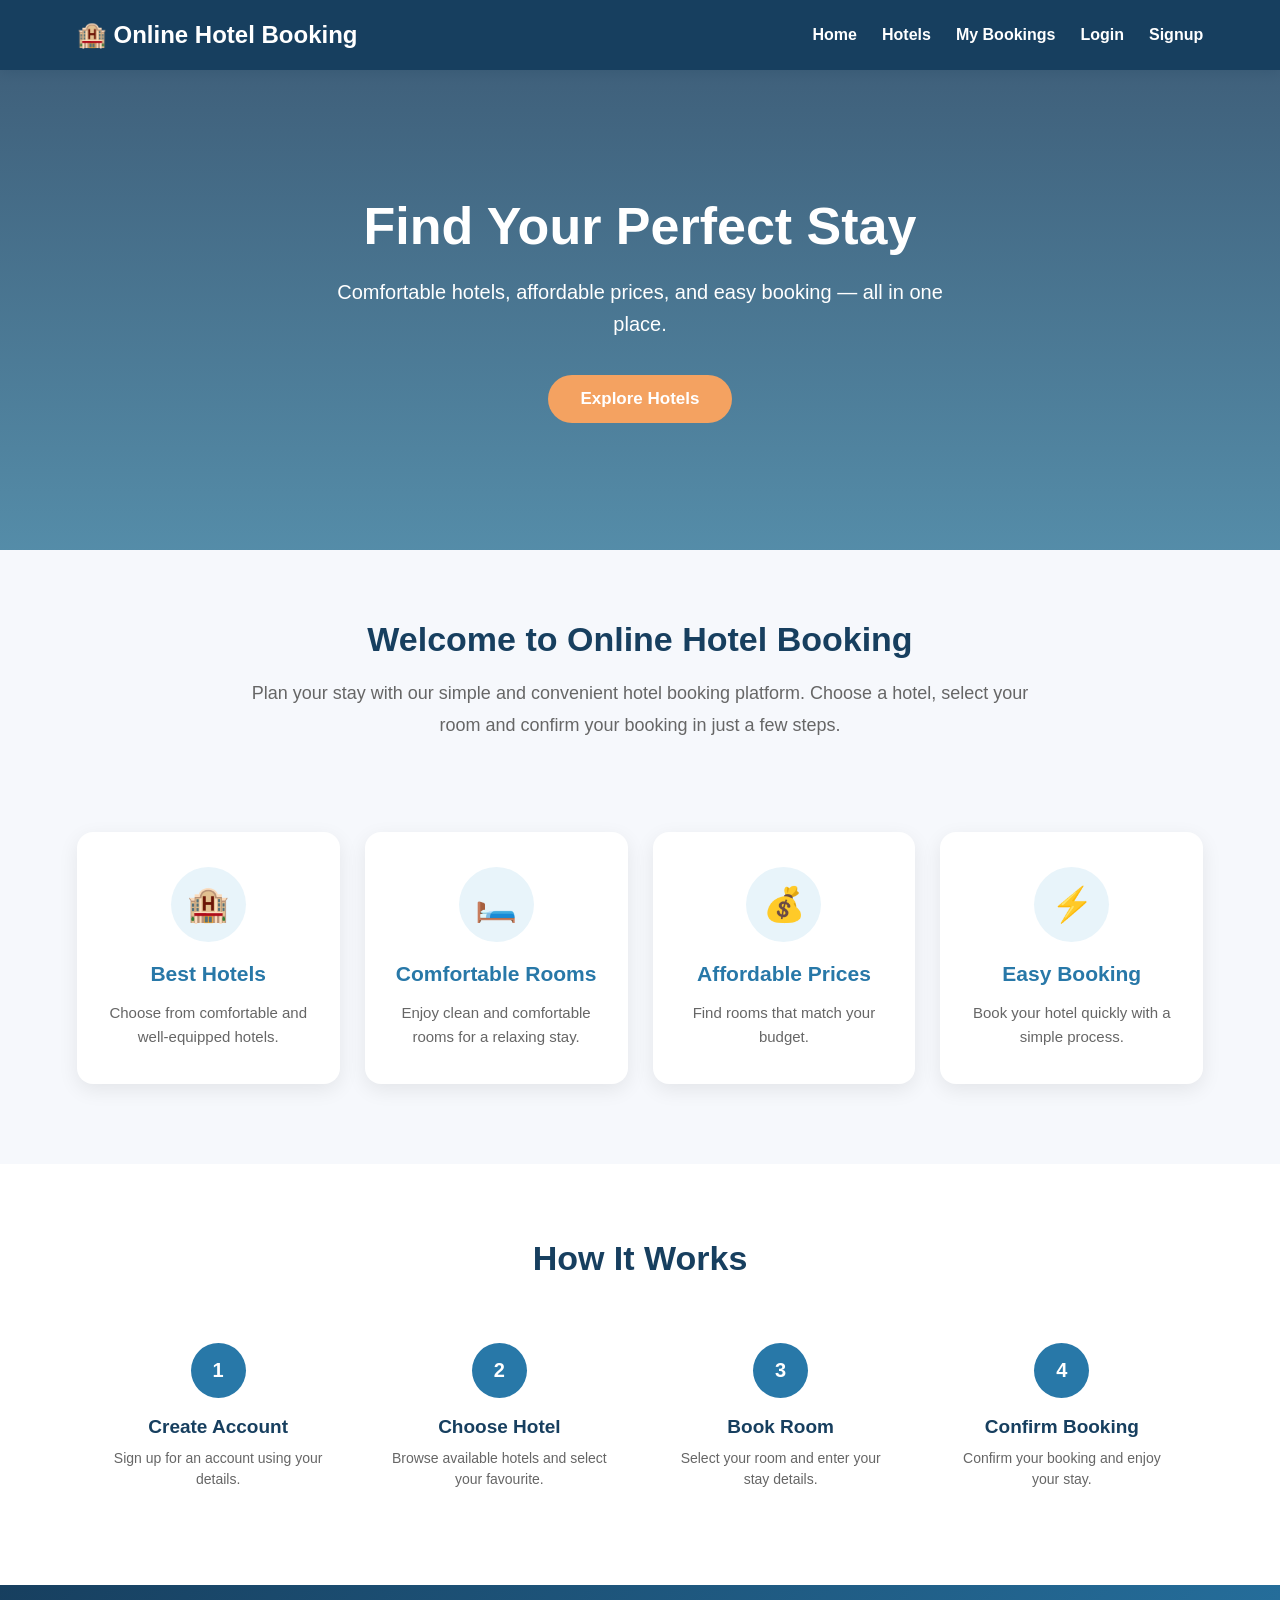
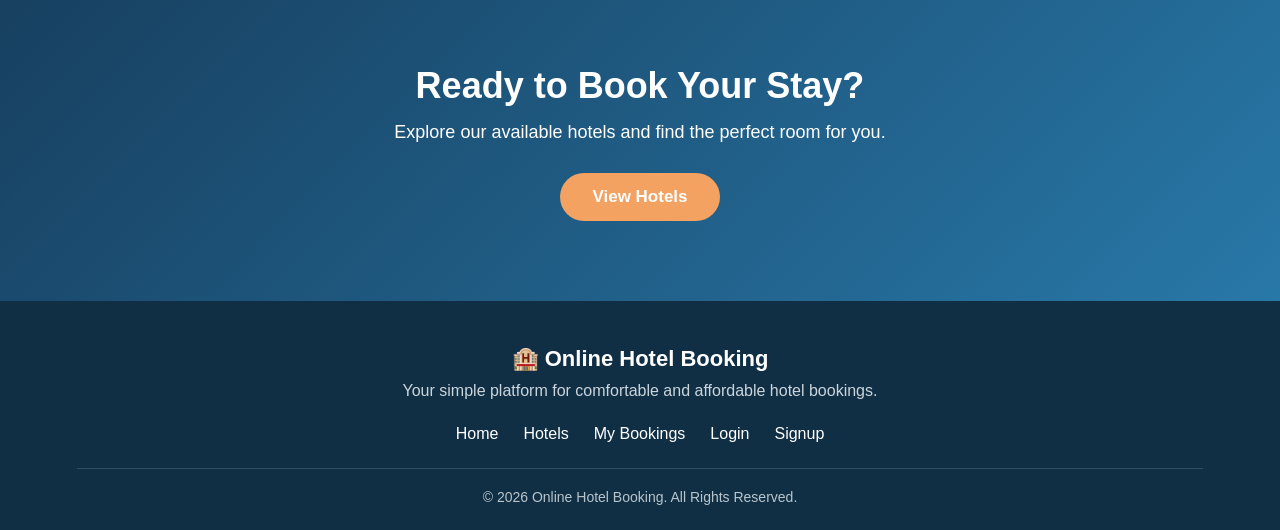
<file: src/main/resources/static/index.html>
<!DOCTYPE html>
<html lang="en">

<head>

    <meta charset="UTF-8">

    <meta name="viewport"
          content="width=device-width, initial-scale=1.0">

    <title>Online Hotel Booking</title>

    <link rel="stylesheet" href="style.css">

</head>


<body>


<!-- Navigation Bar -->

<nav>

    <h2>🏨 Online Hotel Booking</h2>

    <div>

        <a href="index.html">Home</a>

        <a href="hotels.html">Hotels</a>

        <a href="mybookings.html">My Bookings</a>

        <a href="login.html">Login</a>

        <a href="signup.html">Signup</a>

    </div>

</nav>



<!-- Hero Section -->

<section class="hero">

    <h1>
        Find Your Perfect Stay
    </h1>

    <p>
        Comfortable hotels, affordable prices,
        and easy booking — all in one place.
    </p>

    <a href="hotels.html" class="button">
        Explore Hotels
    </a>

</section>



<!-- Welcome Section -->

<section class="welcome">

    <h2>
        Welcome to Online Hotel Booking
    </h2>

    <p>
        Plan your stay with our simple and convenient
        hotel booking platform. Choose a hotel,
        select your room and confirm your booking
        in just a few steps.
    </p>

</section>



<!-- Features Section -->

<section class="features">

    <div class="feature-card">

        <div class="feature-icon">
            🏨
        </div>

        <h3>
            Best Hotels
        </h3>

        <p>
            Choose from comfortable and
            well-equipped hotels.
        </p>

    </div>


    <div class="feature-card">

        <div class="feature-icon">
            🛏️
        </div>

        <h3>
            Comfortable Rooms
        </h3>

        <p>
            Enjoy clean and comfortable
            rooms for a relaxing stay.
        </p>

    </div>


    <div class="feature-card">

        <div class="feature-icon">
            💰
        </div>

        <h3>
            Affordable Prices
        </h3>

        <p>
            Find rooms that match
            your budget.
        </p>

    </div>


    <div class="feature-card">

        <div class="feature-icon">
            ⚡
        </div>

        <h3>
            Easy Booking
        </h3>

        <p>
            Book your hotel quickly
            with a simple process.
        </p>

    </div>

</section>



<!-- How It Works -->

<section class="how-it-works">

    <h2>
        How It Works
    </h2>

    <div class="steps">


        <div class="step">

            <span>1</span>

            <h3>
                Create Account
            </h3>

            <p>
                Sign up for an account
                using your details.
            </p>

        </div>


        <div class="step">

            <span>2</span>

            <h3>
                Choose Hotel
            </h3>

            <p>
                Browse available hotels
                and select your favourite.
            </p>

        </div>


        <div class="step">

            <span>3</span>

            <h3>
                Book Room
            </h3>

            <p>
                Select your room and
                enter your stay details.
            </p>

        </div>


        <div class="step">

            <span>4</span>

            <h3>
                Confirm Booking
            </h3>

            <p>
                Confirm your booking
                and enjoy your stay.
            </p>

        </div>

    </div>

</section>



<!-- Call To Action -->

<section class="cta">

    <h2>
        Ready to Book Your Stay?
    </h2>

    <p>
        Explore our available hotels and
        find the perfect room for you.
    </p>

    <a href="hotels.html" class="button">
        View Hotels
    </a>

</section>



<!-- Footer -->

<footer>

    <div class="footer-content">

        <h3>
            🏨 Online Hotel Booking
        </h3>

        <p>
            Your simple platform for comfortable
            and affordable hotel bookings.
        </p>

    </div>


    <div class="footer-links">

        <a href="index.html">
            Home
        </a>

        <a href="hotels.html">
            Hotels
        </a>

        <a href="mybookings.html">
            My Bookings
        </a>

        <a href="login.html">
            Login
        </a>

        <a href="signup.html">
            Signup
        </a>

    </div>


    <p class="copyright">

        © 2026 Online Hotel Booking.
        All Rights Reserved.

    </p>

</footer>


</body>

</html>
</file>
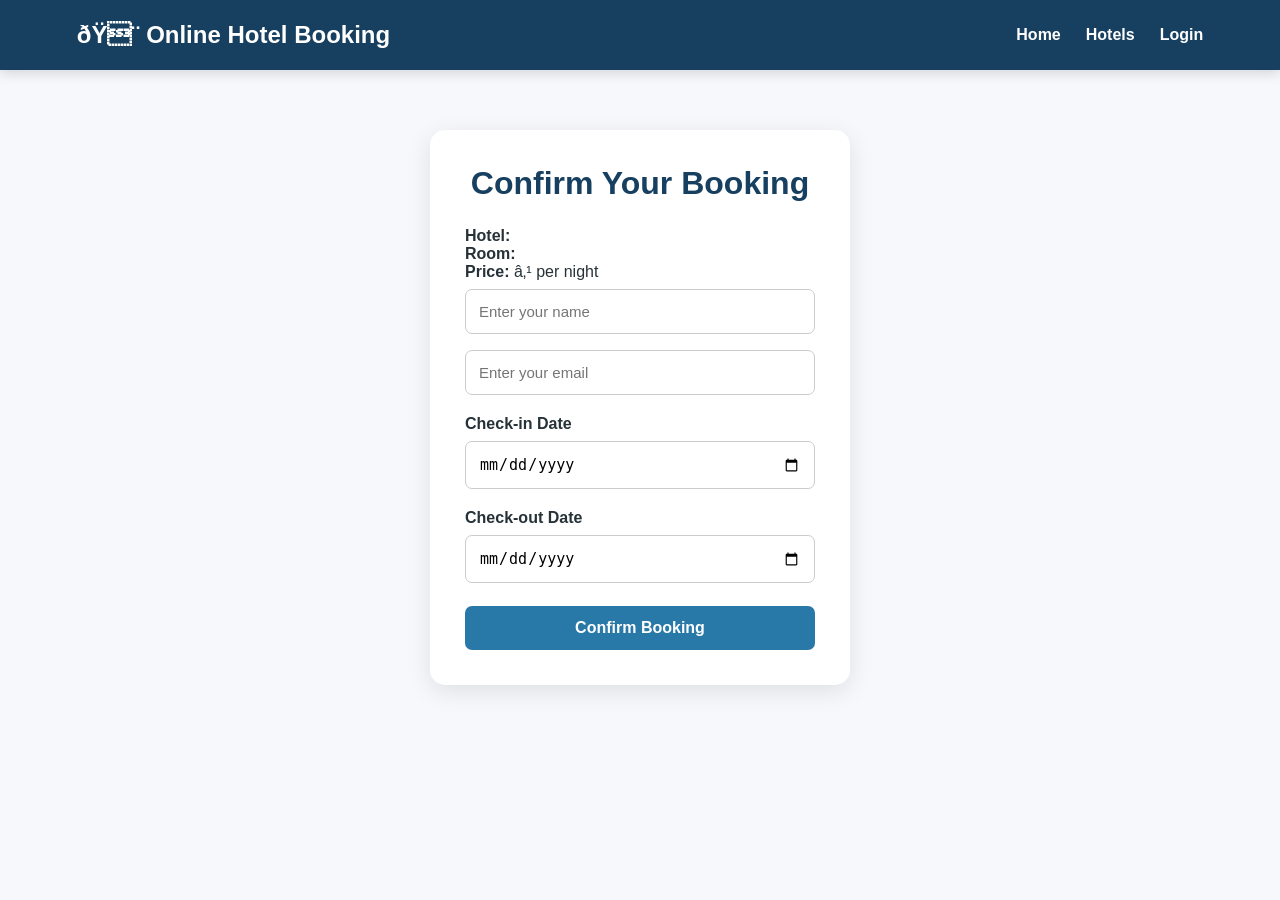
<file: src/main/resources/static/booking.html>
﻿<!DOCTYPE html>
<html lang="en">

<head>

    <meta charset="UTF-8">

    <meta name="viewport"
          content="width=device-width, initial-scale=1.0">

    <title>Book Hotel - Online Hotel Booking</title>

    <link rel="stylesheet" href="style.css">

</head>

<body>


<!-- Navigation -->

<nav>

    <h2>ðŸ¨ Online Hotel Booking</h2>

    <div>

        <a href="index.html">Home</a>

        <a href="hotels.html">Hotels</a>

        <a href="login.html">Login</a>

    </div>

</nav>


<!-- Booking Form -->

<div class="form-container">

    <h1>Confirm Your Booking</h1>


    <!-- Hotel Details -->

    <p>
        <strong>Hotel:</strong>
        <span id="hotel"></span>
    </p>


    <p>
        <strong>Room:</strong>
        <span id="room"></span>
    </p>


    <p>
        <strong>Price:</strong>
        â‚¹<span id="price"></span> per night
    </p>


    <!-- Customer Name -->

    <input
        type="text"
        id="customerName"
        placeholder="Enter your name"
        required>


    <!-- Email -->

    <input
        type="email"
        id="email"
        placeholder="Enter your email"
        required>


    <!-- Check-in -->

    <label>
        Check-in Date
    </label>

    <input
        type="date"
        id="checkIn"
        required>


    <!-- Check-out -->

    <label>
        Check-out Date
    </label>

    <input
        type="date"
        id="checkOut"
        required>


    <!-- Confirm Button -->

    <button onclick="confirmBooking()">

        Confirm Booking

    </button>


    <!-- Message -->

    <p id="message"></p>

</div>


<script>


/* =========================================
   DISPLAY SELECTED HOTEL DETAILS
========================================= */


document.getElementById("hotel").innerText =
    localStorage.getItem("hotelName");


document.getElementById("room").innerText =
    localStorage.getItem("roomType");


document.getElementById("price").innerText =
    localStorage.getItem("price");



/* =========================================
   GET TODAY'S DATE
========================================= */


const today =
    new Date().toISOString().split("T")[0];



/* =========================================
   PREVENT PAST CHECK-IN DATE
========================================= */


document.getElementById("checkIn").min =
    today;



/* =========================================
   PREVENT PAST CHECK-OUT DATE
========================================= */


document.getElementById("checkOut").min =
    today;



/* =========================================
   CHECK-OUT MUST BE AFTER CHECK-IN
========================================= */


document.getElementById("checkIn")
    .addEventListener("change", function () {

        const checkInDate = this.value;

        document.getElementById("checkOut").min =
            checkInDate;

    });



/* =========================================
   CONFIRM BOOKING
========================================= */


function confirmBooking() {


    const customerName =
        document.getElementById("customerName").value;


    const email =
        document.getElementById("email").value;


    const checkIn =
        document.getElementById("checkIn").value;


    const checkOut =
        document.getElementById("checkOut").value;



    /* =====================================
       CHECK EMPTY FIELDS
    ===================================== */


    if (
        customerName === "" ||
        email === "" ||
        checkIn === "" ||
        checkOut === ""
    ) {

        document.getElementById("message").innerText =
            "Please fill in all fields.";

        return;

    }



    /* =====================================
       CHECK PAST DATE
    ===================================== */


    if (checkIn < today) {

        document.getElementById("message").innerText =
            "Check-in date cannot be in the past.";

        return;

    }



    /* =====================================
       CHECK CHECK-OUT DATE
    ===================================== */


    if (checkOut <= checkIn) {

        document.getElementById("message").innerText =
            "Check-out date must be after check-in date.";

        return;

    }



    /* =====================================
       CREATE BOOKING OBJECT
    ===================================== */


    const booking = {

        customerName: customerName,

        email: email,

        hotelName:
            localStorage.getItem("hotelName"),

        roomType:
            localStorage.getItem("roomType"),

        checkIn: checkIn,

        checkOut: checkOut,

        price:
            Number(
                localStorage.getItem("price")
            )

    };



    /* =====================================
       SEND BOOKING TO SPRING BOOT
    ===================================== */


    fetch("https://onlinehotelbooking-backend.onrender.com/api/bookings", {

        method: "POST",

        headers: {

            "Content-Type":
                "application/json"

        },

        body:
            JSON.stringify(booking)

    })


    .then(response => {

        if (!response.ok) {

            throw new Error(
                "Booking request failed"
            );

        }

        return response.json();

    })


    .then(data => {


        document.getElementById("message")
            .innerText =
            "Booking successful! Booking ID: "
            + data.id;


    })


    .catch(error => {


        console.error(error);


        document.getElementById("message")
            .innerText =
            "Booking failed. Please try again.";

    });

}


</script>


</body>

</html>
</file>
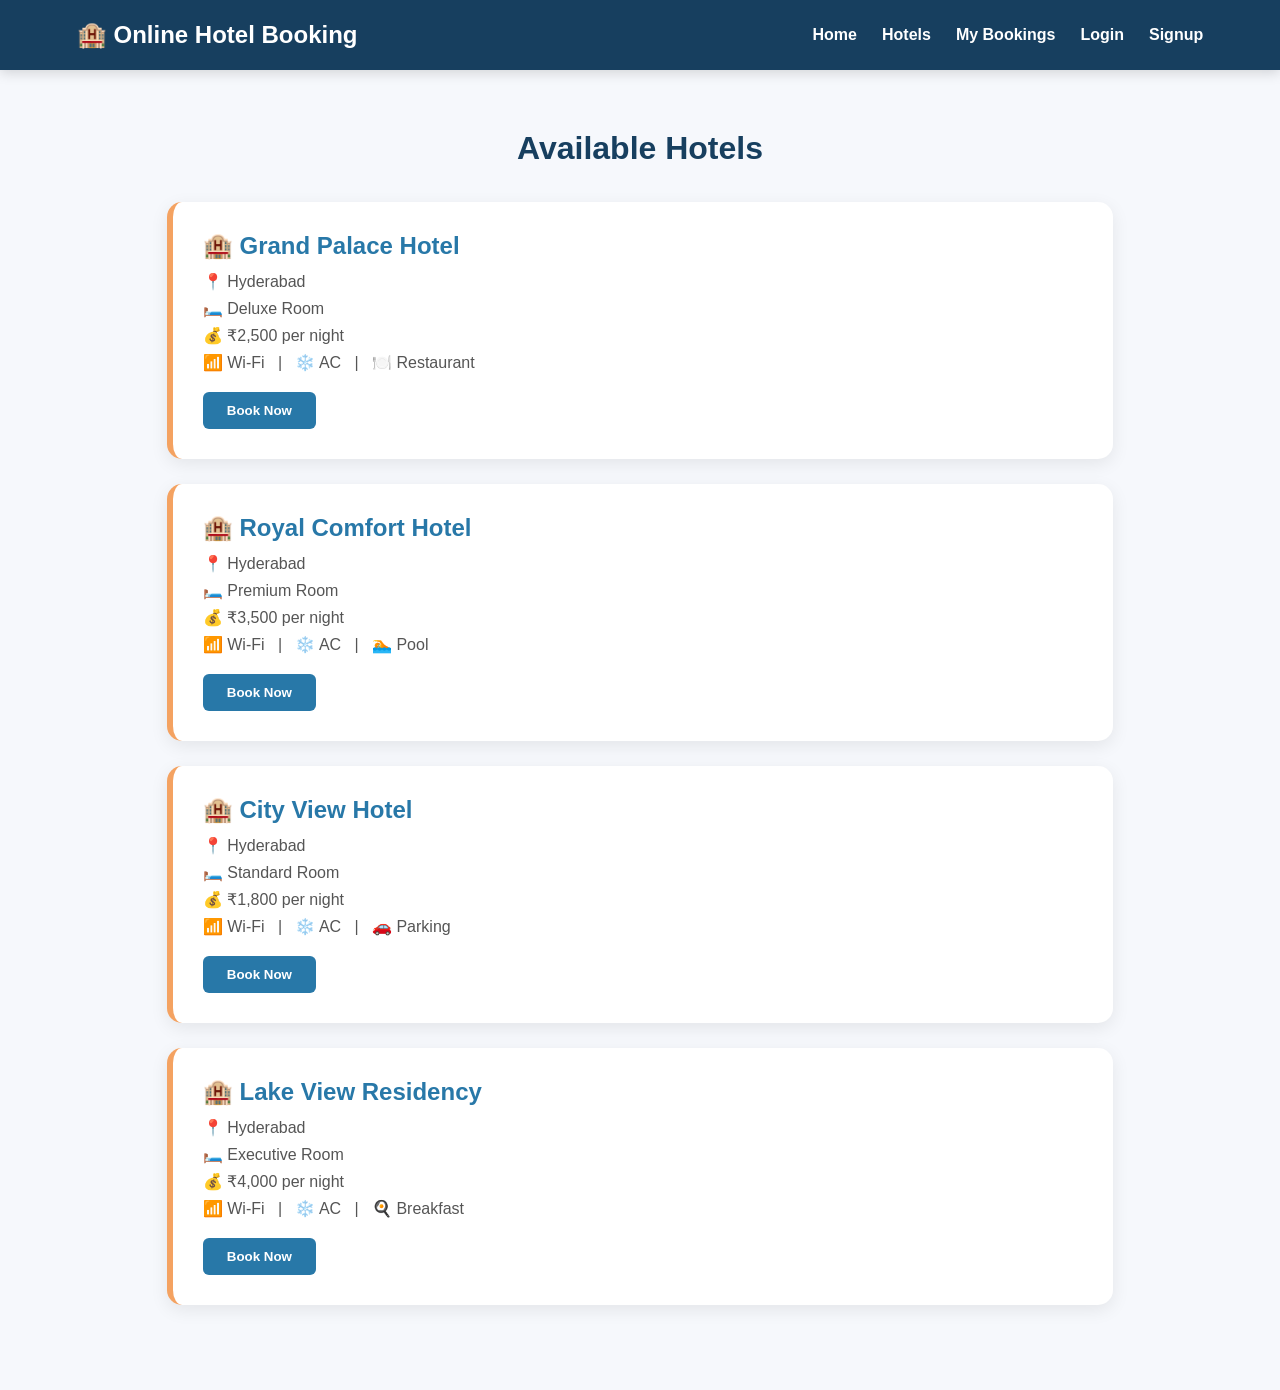
<file: src/main/resources/static/hotels.html>
<!DOCTYPE html>
<html lang="en">

<head>

    <meta charset="UTF-8">

    <meta name="viewport"
          content="width=device-width, initial-scale=1.0">

    <title>Available Hotels</title>

    <link rel="stylesheet" href="style.css">

</head>

<body>


<!-- Navigation -->

<nav>

    <h2>🏨 Online Hotel Booking</h2>

    <div>

        <a href="index.html">Home</a>

        <a href="hotels.html">Hotels</a>

        <a href="mybookings.html">My Bookings</a>

        <a href="login.html">Login</a>

        <a href="signup.html">Signup</a>

    </div>

</nav>



<!-- Hotels Section -->

<div class="hotel-container">

    <h1>Available Hotels</h1>


    <!-- Hotel 1 -->

    <div class="hotel-card">

        <h2>🏨 Grand Palace Hotel</h2>

        <p>📍 Hyderabad</p>

        <p>🛏️ Deluxe Room</p>

        <p>💰 ₹2,500 per night</p>

        <p>
            📶 Wi-Fi &nbsp; | &nbsp;
            ❄️ AC &nbsp; | &nbsp;
            🍽️ Restaurant
        </p>

        <button onclick="bookHotel(
            'Grand Palace Hotel',
            'Deluxe Room',
            2500
        )">

            Book Now

        </button>

    </div>



    <!-- Hotel 2 -->

    <div class="hotel-card">

        <h2>🏨 Royal Comfort Hotel</h2>

        <p>📍 Hyderabad</p>

        <p>🛏️ Premium Room</p>

        <p>💰 ₹3,500 per night</p>

        <p>
            📶 Wi-Fi &nbsp; | &nbsp;
            ❄️ AC &nbsp; | &nbsp;
            🏊 Pool
        </p>

        <button onclick="bookHotel(
            'Royal Comfort Hotel',
            'Premium Room',
            3500
        )">

            Book Now

        </button>

    </div>



    <!-- Hotel 3 -->

    <div class="hotel-card">

        <h2>🏨 City View Hotel</h2>

        <p>📍 Hyderabad</p>

        <p>🛏️ Standard Room</p>

        <p>💰 ₹1,800 per night</p>

        <p>
            📶 Wi-Fi &nbsp; | &nbsp;
            ❄️ AC &nbsp; | &nbsp;
            🚗 Parking
        </p>

        <button onclick="bookHotel(
            'City View Hotel',
            'Standard Room',
            1800
        )">

            Book Now

        </button>

    </div>



    <!-- Hotel 4 -->

    <div class="hotel-card">

        <h2>🏨 Lake View Residency</h2>

        <p>📍 Hyderabad</p>

        <p>🛏️ Executive Room</p>

        <p>💰 ₹4,000 per night</p>

        <p>
            📶 Wi-Fi &nbsp; | &nbsp;
            ❄️ AC &nbsp; | &nbsp;
            🍳 Breakfast
        </p>

        <button onclick="bookHotel(
            'Lake View Residency',
            'Executive Room',
            4000
        )">

            Book Now

        </button>

    </div>

</div>



<script>


function bookHotel(name, room, price) {


    /* Check whether user is logged in */

    if (!localStorage.getItem("userEmail")) {

        alert("Please login first.");

        window.location.href =
            "login.html";

        return;

    }


    /* Save hotel information */

    localStorage.setItem(
        "hotelName",
        name
    );


    localStorage.setItem(
        "roomType",
        room
    );


    localStorage.setItem(
        "price",
        price
    );


    /* Open booking page */

    window.location.href =
        "booking.html";

}


</script>


</body>

</html>
</file>
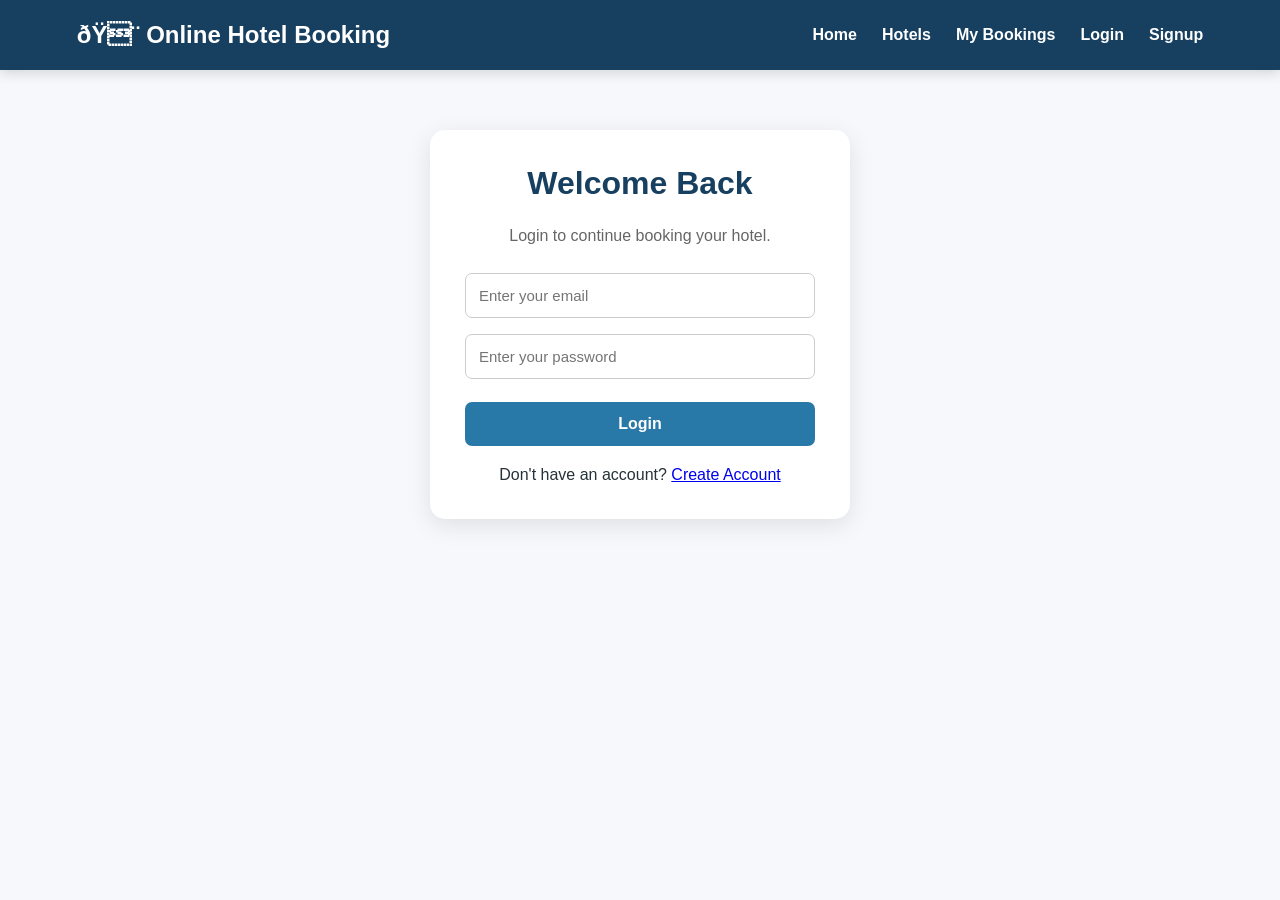
<file: src/main/resources/static/login.html>
﻿<!DOCTYPE html>
<html lang="en">

<head>

    <meta charset="UTF-8">

    <meta name="viewport"
          content="width=device-width, initial-scale=1.0">

    <title>Login - Online Hotel Booking</title>

    <link rel="stylesheet" href="style.css">

</head>

<body>


<!-- Navigation -->

<nav>

    <h2>ðŸ¨ Online Hotel Booking</h2>

    <div>

        <a href="index.html">Home</a>

        <a href="hotels.html">Hotels</a>

        <a href="mybookings.html">My Bookings</a>

        <a href="login.html">Login</a>

        <a href="signup.html">Signup</a>

    </div>

</nav>



<!-- Login Form -->

<div class="form-container">

    <h1>Welcome Back</h1>

    <p style="text-align:center; color:#666; margin-bottom:20px;">

        Login to continue booking your hotel.

    </p>


    <input
        type="email"
        id="email"
        placeholder="Enter your email"
        required>


    <input
        type="password"
        id="password"
        placeholder="Enter your password"
        required>


    <button onclick="login()">

        Login

    </button>


    <p id="message"></p>


    <p style="text-align:center; margin-top:20px;">

        Don't have an account?

        <a href="signup.html">
            Create Account
        </a>

    </p>

</div>



<script>


function login() {


    const email =
        document.getElementById("email").value;


    const password =
        document.getElementById("password").value;



    /* Check empty fields */

    if (
        email === "" ||
        password === ""
    ) {

        document.getElementById("message")
            .innerText =
            "Please enter email and password.";

        return;

    }



    const user = {

        email: email,

        password: password

    };



    /* Send login request */

    fetch("https://onlinehotelbooking-backend.onrender.com/api/users/login", {

        method: "POST",

        headers: {

            "Content-Type":
                "application/json"

        },

        body:
            JSON.stringify(user)

    })


    .then(response =>
        response.text()
    )


    .then(data => {


        document.getElementById("message")
            .innerText = data;



        if (data === "Login successful") {


            /* Save logged-in email */

            localStorage.setItem(
                "userEmail",
                email
            );



            /* Go to hotels */

            setTimeout(function() {

                window.location.href =
                    "hotels.html";

            }, 1000);

        }

    })


    .catch(error => {


        console.error(error);


        document.getElementById("message")
            .innerText =
            "Unable to connect to server.";

    });

}


</script>


</body>

</html>
</file>
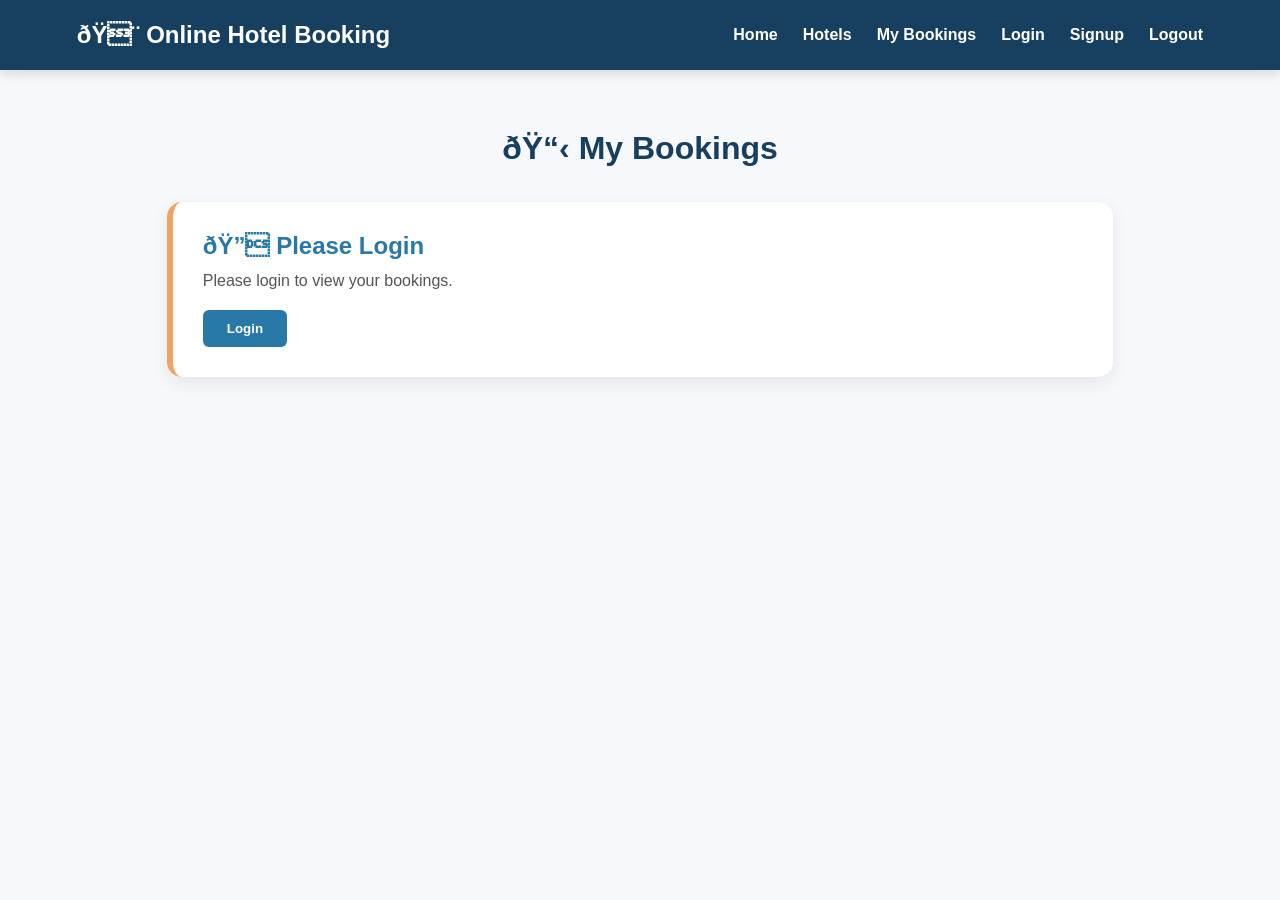
<file: src/main/resources/static/mybookings.html>
﻿<!DOCTYPE html>
<html lang="en">

<head>

    <meta charset="UTF-8">

    <meta name="viewport"
          content="width=device-width, initial-scale=1.0">

    <title>My Bookings - Online Hotel Booking</title>

    <link rel="stylesheet" href="style.css">

</head>

<body>

<nav>

    <h2>ðŸ¨ Online Hotel Booking</h2>

    <div>

        <a href="index.html">Home</a>

        <a href="hotels.html">Hotels</a>

        <a href="mybooking.html">My Bookings</a>

        <a href="login.html">Login</a>

        <a href="signup.html">Signup</a>

        <a href="#" onclick="logout()">Logout</a>

    </div>

</nav>


<div class="hotel-container">

    <h1>ðŸ“‹ My Bookings</h1>

    <div id="bookings">

        <p>Loading bookings...</p>

    </div>

</div>


<script>

const email = localStorage.getItem("userEmail");


if (!email) {

    document.getElementById("bookings").innerHTML = `

        <div class="hotel-card">

            <h2>ðŸ” Please Login</h2>

            <p>
                Please login to view your bookings.
            </p>

            <button onclick="goToLogin()">
                Login
            </button>

        </div>

    `;

} else {

    loadBookings();

}


function goToLogin() {

    window.location.href = "login.html";

}


function loadBookings() {

    fetch(
        "https://onlinehotelbooking-backend.onrender.com/api/bookings/email/"
        + encodeURIComponent(email)
    )

    .then(response => {

        if (!response.ok) {

            throw new Error(
                "Unable to load bookings"
            );

        }

        return response.json();

    })

    .then(bookings => {

        const container =
            document.getElementById("bookings");


        if (!bookings || bookings.length === 0) {

            container.innerHTML = `

                <div class="hotel-card">

                    <h2>ðŸ“­ No Bookings Found</h2>

                    <p>
                        You have not made any bookings yet.
                    </p>

                    <button
                        onclick="window.location.href='hotels.html'">

                        Browse Hotels

                    </button>

                </div>

            `;

            return;

        }


        container.innerHTML = "";


        bookings.forEach(function(booking) {

            const card =
                document.createElement("div");

            card.className = "hotel-card";


            card.innerHTML = `

                <h2>
                    ðŸ¨ ${booking.hotelName}
                </h2>

                <p>
                    <strong>Booking ID:</strong>
                    ${booking.id}
                </p>

                <p>
                    <strong>Customer:</strong>
                    ${booking.customerName}
                </p>

                <p>
                    <strong>Email:</strong>
                    ${booking.email}
                </p>

                <p>
                    <strong>Room:</strong>
                    ${booking.roomType}
                </p>

                <p>
                    <strong>Check-in:</strong>
                    ${booking.checkIn}
                </p>

                <p>
                    <strong>Check-out:</strong>
                    ${booking.checkOut}
                </p>

                <p>
                    <strong>Total Price:</strong>
                    â‚¹${Number(booking.price)
                        .toLocaleString("en-IN")}
                </p>

                <p>
                    <strong>Status:</strong>

                    <span style="color:green;">
                        âœ… Confirmed
                    </span>

                </p>

                <button
                    type="button"
                    onclick="cancelBooking(${booking.id})">

                    âŒ Cancel Booking

                </button>

            `;

            container.appendChild(card);

        });

    })

    .catch(error => {

        console.error(error);

        document.getElementById("bookings")
            .innerHTML = `

            <div class="hotel-card">

                <h2>âŒ Unable to Load Bookings</h2>

                <p>
                    There was a problem connecting
                    to the booking server.
                </p>

                <button onclick="loadBookings()">
                    Try Again
                </button>

            </div>

        `;

    });

}


function cancelBooking(id) {

    const confirmation =
        confirm(
            "Are you sure you want to cancel this booking?"
        );


    if (!confirmation) {

        return;

    }


    fetch(
        "https://onlinehotelbooking-backend.onrender.com/api/bookings/" + id,
        {
            method: "DELETE"
        }
    )

    .then(response => {

        if (!response.ok) {

            throw new Error(
                "Cancellation failed"
            );

        }

        return response.text();

    })

    .then(message => {

        alert(message);

        loadBookings();

    })

    .catch(error => {

        console.error(error);

        alert(
            "Unable to cancel booking."
        );

    });

}


function logout() {

    localStorage.removeItem("userEmail");

    localStorage.removeItem("hotelName");

    localStorage.removeItem("roomType");

    localStorage.removeItem("price");

    alert("Logged out successfully!");

    window.location.href =
        "login.html";

}

</script>

</body>

</html>
</file>
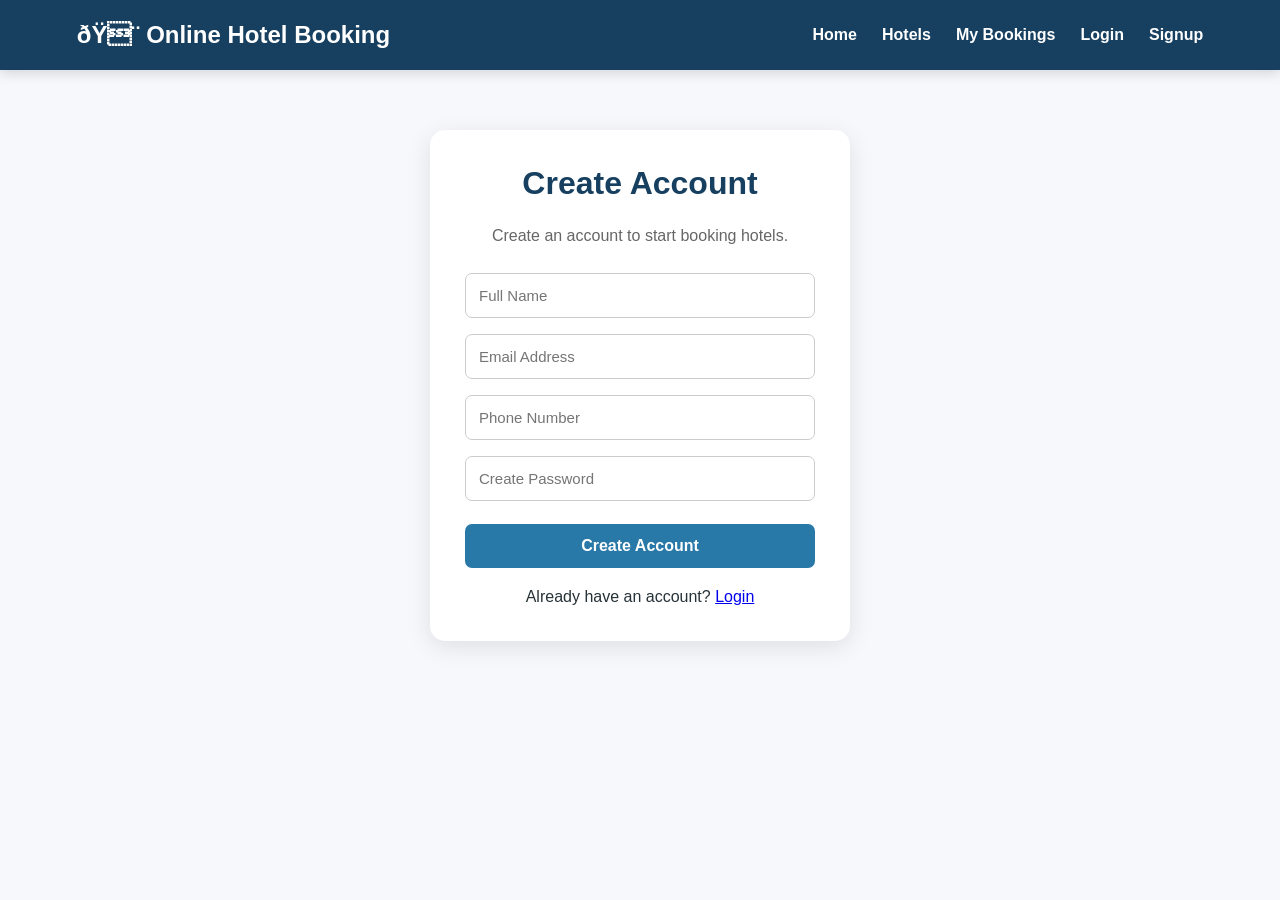
<file: src/main/resources/static/signup.html>
﻿<!DOCTYPE html>
<html lang="en">

<head>

    <meta charset="UTF-8">

    <meta name="viewport"
          content="width=device-width, initial-scale=1.0">

    <title>Signup - Online Hotel Booking</title>

    <link rel="stylesheet" href="style.css">

</head>

<body>


<!-- Navigation -->

<nav>

    <h2>ðŸ¨ Online Hotel Booking</h2>

    <div>

        <a href="index.html">Home</a>

        <a href="hotels.html">Hotels</a>

        <a href="mybookings.html">My Bookings</a>

        <a href="login.html">Login</a>

        <a href="signup.html">Signup</a>

    </div>

</nav>



<!-- Signup Form -->

<div class="form-container">

    <h1>Create Account</h1>

    <p style="text-align:center; color:#666; margin-bottom:20px;">

        Create an account to start booking hotels.

    </p>


    <input
        type="text"
        id="name"
        placeholder="Full Name"
        required>


    <input
        type="email"
        id="email"
        placeholder="Email Address"
        required>


    <input
        type="text"
        id="phone"
        placeholder="Phone Number"
        required>


    <input
        type="password"
        id="password"
        placeholder="Create Password"
        required>


    <button onclick="signup()">

        Create Account

    </button>


    <p id="message"></p>


    <p style="text-align:center; margin-top:20px;">

        Already have an account?

        <a href="login.html">
            Login
        </a>

    </p>

</div>



<script>


function signup() {


    const name =
        document.getElementById("name").value;


    const email =
        document.getElementById("email").value;


    const phone =
        document.getElementById("phone").value;


    const password =
        document.getElementById("password").value;



    /* Check empty fields */

    if (
        name === "" ||
        email === "" ||
        phone === "" ||
        password === ""
    ) {

        document.getElementById("message")
            .innerText =
            "Please fill in all fields.";

        return;

    }



    const user = {

        name: name,

        email: email,

        phone: phone,

        password: password

    };



    /* Send signup request */

    fetch("https://onlinehotelbooking-backend.onrender.com/api/users/signup", {

        method: "POST",

        headers: {

            "Content-Type":
                "application/json"

        },

        body:
            JSON.stringify(user)

    })


    .then(response =>
        response.text()
    )


    .then(data => {


        document.getElementById("message")
            .innerText = data;



        if (data === "Signup successful") {


            setTimeout(function() {

                window.location.href =
                    "login.html";

            }, 1000);

        }

    })


    .catch(error => {


        console.error(error);


        document.getElementById("message")
            .innerText =
            "Unable to connect to server.";

    });

}


</script>


</body>

</html>
</file>
<file: src/main/resources/static/style.css>
/* ================================
   GENERAL
================================ */

* {
    margin: 0;
    padding: 0;
    box-sizing: border-box;
}

html {
    scroll-behavior: smooth;
}

body {
    font-family: Arial, Helvetica, sans-serif;
    background: #f6f8fc;
    color: #263238;
    overflow-x: hidden;
}


/* ================================
   NAVIGATION
================================ */

nav {
    width: 100%;
    min-height: 70px;

    padding: 15px 6%;

    background: #173f5f;

    display: flex;
    align-items: center;
    justify-content: space-between;

    box-shadow: 0 3px 12px rgba(0, 0, 0, 0.15);
}

nav h2 {
    color: white;
    font-size: 24px;
}

nav div {
    display: flex;
    align-items: center;
    gap: 25px;
}

nav a {
    color: white;
    text-decoration: none;
    font-size: 16px;
    font-weight: 600;
}

nav a:hover {
    color: #ffd166;
}


/* ================================
   HERO
================================ */

.hero {
    width: 100%;
    min-height: 480px;

    padding: 80px 20px;

    display: flex;
    flex-direction: column;
    align-items: center;
    justify-content: center;

    text-align: center;

    background:
        linear-gradient(
            rgba(23, 63, 95, 0.82),
            rgba(39, 110, 145, 0.78)
        );

    color: white;
}

.hero h1 {
    max-width: 850px;

    font-size: 52px;
    line-height: 1.15;

    margin-bottom: 20px;
}

.hero p {
    max-width: 650px;

    font-size: 20px;
    line-height: 1.6;

    margin-bottom: 35px;
}


/* ================================
   BUTTON
================================ */

.button {
    display: inline-block;

    padding: 14px 32px;

    background: #f4a261;

    color: white;

    text-decoration: none;

    font-size: 17px;
    font-weight: bold;

    border-radius: 30px;

    transition: 0.3s;
}

.button:hover {
    background: #e76f51;

    transform: translateY(-3px);
}


/* ================================
   WELCOME
================================ */

.welcome {
    max-width: 850px;

    margin: auto;

    padding: 70px 25px;

    text-align: center;
}

.welcome h2 {
    font-size: 34px;

    color: #173f5f;

    margin-bottom: 18px;
}

.welcome p {
    color: #666;

    font-size: 18px;

    line-height: 1.8;
}


/* ================================
   FEATURES
================================ */

.features {
    width: 100%;

    padding: 20px 6% 80px;

    display: grid;

    grid-template-columns:
        repeat(4, minmax(0, 1fr));

    gap: 25px;
}

.feature-card {
    background: white;

    padding: 35px 25px;

    text-align: center;

    border-radius: 16px;

    box-shadow:
        0 6px 20px rgba(0, 0, 0, 0.08);

    transition: 0.3s;

    min-width: 0;
}

.feature-card:hover {
    transform: translateY(-8px);

    box-shadow:
        0 12px 28px rgba(0, 0, 0, 0.13);
}

.feature-icon {
    width: 75px;
    height: 75px;

    margin: 0 auto 20px;

    display: flex;
    align-items: center;
    justify-content: center;

    background: #e8f4fa;

    border-radius: 50%;

    font-size: 34px;
}

.feature-card h3 {
    color: #2878a8;

    font-size: 21px;

    margin-bottom: 15px;
}

.feature-card p {
    color: #666;

    font-size: 15px;

    line-height: 1.6;
}


/* ================================
   HOW IT WORKS
================================ */

.how-it-works {
    width: 100%;

    padding: 75px 6%;

    background: white;

    text-align: center;
}

.how-it-works > h2 {
    font-size: 34px;

    color: #173f5f;

    margin-bottom: 45px;
}

.steps {
    max-width: 1100px;

    margin: auto;

    display: grid;

    grid-template-columns:
        repeat(4, minmax(0, 1fr));

    gap: 25px;
}

.step {
    padding: 20px;

    text-align: center;
}

.step span {
    width: 55px;
    height: 55px;

    margin: 0 auto 18px;

    display: flex;
    align-items: center;
    justify-content: center;

    background: #2878a8;

    color: white;

    border-radius: 50%;

    font-size: 20px;
    font-weight: bold;
}

.step h3 {
    color: #173f5f;

    margin-bottom: 10px;

    font-size: 19px;
}

.step p {
    color: #666;

    line-height: 1.5;

    font-size: 14px;
}


/* ================================
   CALL TO ACTION
================================ */

.cta {
    width: 100%;

    padding: 80px 20px;

    text-align: center;

    background:
        linear-gradient(
            135deg,
            #173f5f,
            #2878a8
        );

    color: white;
}

.cta h2 {
    font-size: 36px;

    margin-bottom: 15px;
}

.cta p {
    font-size: 18px;

    margin-bottom: 30px;
}


/* ================================
   FOOTER
================================ */

footer {
    background: #102f45;

    color: white;

    padding: 45px 6% 25px;

    text-align: center;
}

.footer-content h3 {
    font-size: 22px;

    margin-bottom: 10px;
}

.footer-content p {
    color: #cbd5dc;

    margin-bottom: 25px;
}

.footer-links {
    display: flex;

    justify-content: center;

    gap: 25px;

    margin-bottom: 25px;
}

.footer-links a {
    color: white;

    text-decoration: none;
}

.footer-links a:hover {
    color: #ffd166;
}

.copyright {
    padding-top: 20px;

    border-top: 1px solid rgba(255,255,255,0.15);

    color: #b8c5cc;

    font-size: 14px;
}


/* ================================
   FORM PAGES
================================ */

.form-container {
    width: 420px;
    max-width: 90%;

    margin: 60px auto;

    padding: 35px;

    background: white;

    border-radius: 15px;

    box-shadow:
        0 6px 25px rgba(0, 0, 0, 0.1);
}

.form-container h1 {
    text-align: center;

    color: #173f5f;

    margin-bottom: 25px;
}

.form-container input {
    width: 100%;

    padding: 13px;

    margin: 8px 0;

    border: 1px solid #ccc;

    border-radius: 7px;

    font-size: 15px;
}

.form-container input:focus {
    outline: none;

    border-color: #2878a8;
}

.form-container button {
    width: 100%;

    padding: 13px;

    margin-top: 15px;

    border: none;

    border-radius: 7px;

    background: #2878a8;

    color: white;

    font-size: 16px;

    font-weight: bold;

    cursor: pointer;
}

.form-container button:hover {
    background: #173f5f;
}

.form-container label {
    display: block;

    margin-top: 12px;

    font-weight: bold;
}


/* ================================
   HOTEL PAGE
================================ */

.hotel-container {
    max-width: 1100px;

    margin: auto;

    padding: 60px 6%;
}

.hotel-container h1 {
    text-align: center;

    color: #173f5f;

    margin-bottom: 35px;
}

.hotel-card {
    background: white;

    padding: 30px;

    margin-bottom: 25px;

    border-radius: 15px;

    box-shadow:
        0 5px 18px rgba(0, 0, 0, 0.08);

    border-left: 6px solid #f4a261;
}

.hotel-card h2 {
    color: #2878a8;

    margin-bottom: 12px;
}

.hotel-card p {
    margin: 8px 0;

    color: #555;
}

.hotel-card button {
    margin-top: 12px;

    padding: 11px 24px;

    border: none;

    border-radius: 6px;

    background: #2878a8;

    color: white;

    font-weight: bold;

    cursor: pointer;
}

.hotel-card button:hover {
    background: #173f5f;
}


/* ================================
   RESPONSIVE DESIGN
================================ */

@media (max-width: 900px) {

    .features {
        grid-template-columns:
            repeat(2, minmax(0, 1fr));
    }

    .steps {
        grid-template-columns:
            repeat(2, minmax(0, 1fr));
    }

    .hero h1 {
        font-size: 42px;
    }
}


@media (max-width: 600px) {

    nav {
        flex-direction: column;

        gap: 15px;

        padding: 18px;
    }

    nav div {
        flex-wrap: wrap;

        justify-content: center;

        gap: 15px;
    }

    .hero {
        min-height: 420px;

        padding: 60px 20px;
    }

    .hero h1 {
        font-size: 34px;
    }

    .hero p {
        font-size: 17px;
    }

    .welcome h2 {
        font-size: 28px;
    }

    .features {
        grid-template-columns: 1fr;

        padding-left: 20px;
        padding-right: 20px;
    }

    .steps {
        grid-template-columns: 1fr;
    }

    .cta h2 {
        font-size: 29px;
    }

    .footer-links {
        flex-wrap: wrap;
    }
}
</file>
